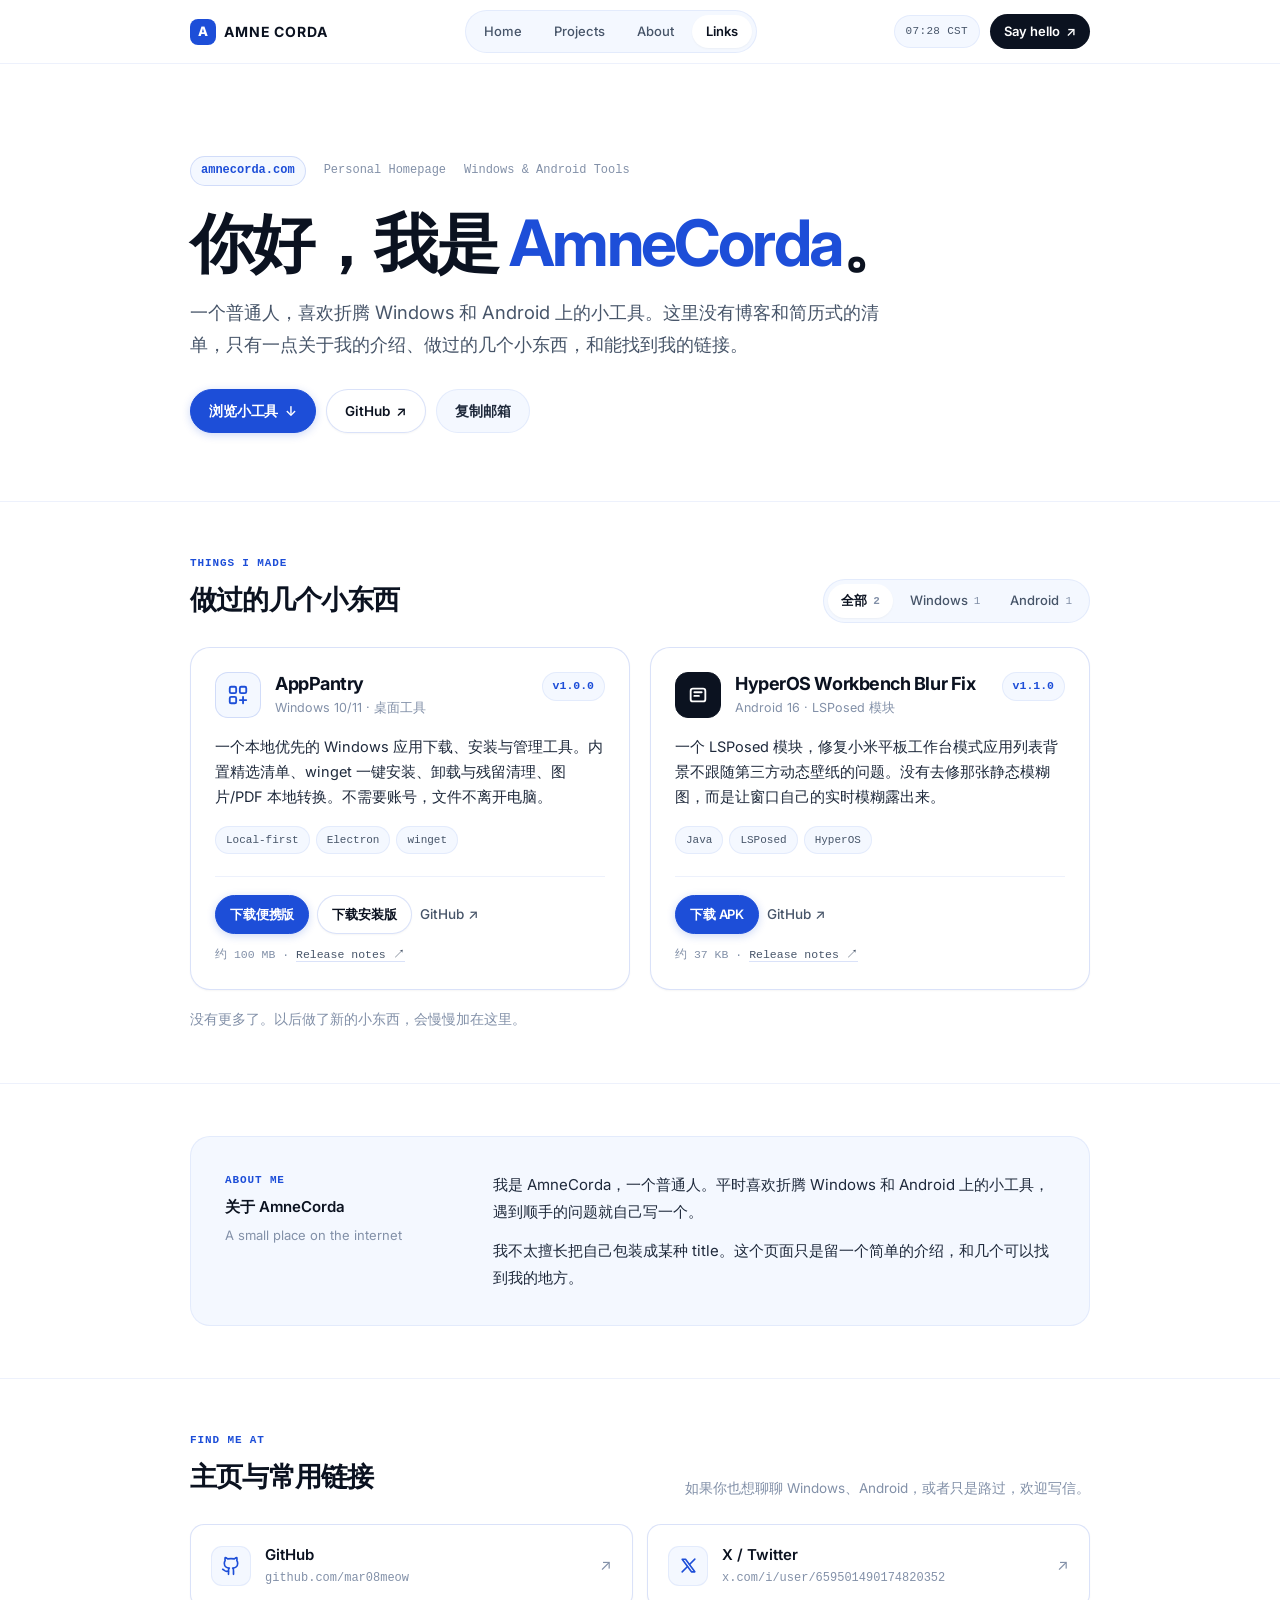
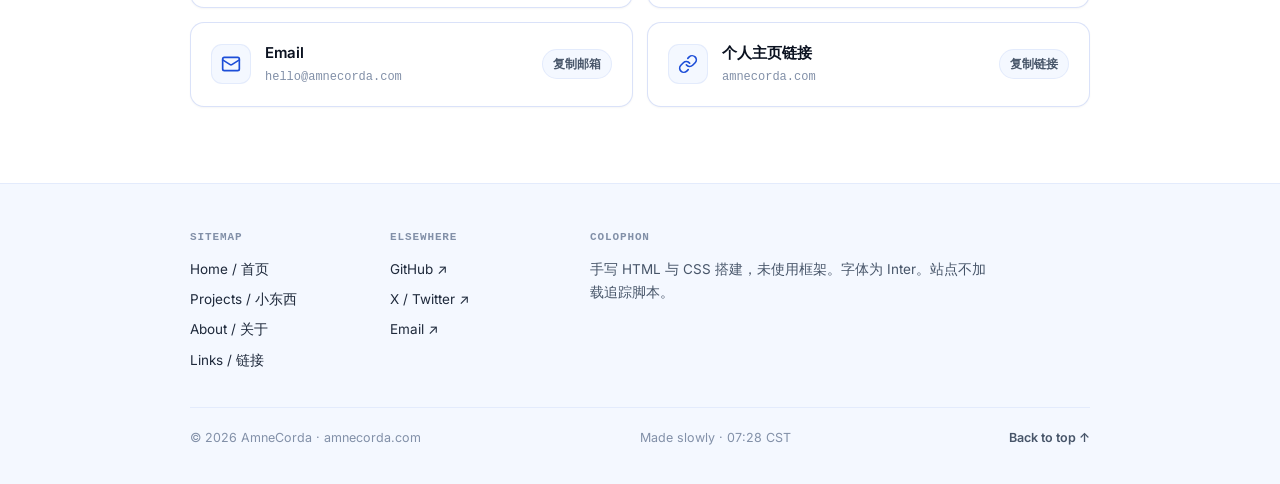
<file: index.html>
<!DOCTYPE html>
<html lang="zh-CN">
<head>
  <meta charset="UTF-8">
  <meta name="viewport" content="width=device-width, initial-scale=1.0">
  <meta name="theme-color" content="#ffffff" media="(prefers-color-scheme: light)">
  <meta name="theme-color" content="#08111f" media="(prefers-color-scheme: dark)">
  <title>AMNE CORDA — 个人主页 · amnecorda.com</title>
  <meta name="description" content="AmneCorda 的个人主页（amnecorda.com）。一个普通人，喜欢折腾 Windows 和 Android 小工具。">
  <link rel="canonical" href="https://amnecorda.com/">
  <meta property="og:title" content="AMNE CORDA — 个人主页">
  <meta property="og:description" content="一个普通人，喜欢折腾 Windows 和 Android 小工具。">
  <meta property="og:type" content="website">
  <meta property="og:url" content="https://amnecorda.com/">
  <meta property="og:site_name" content="AMNE CORDA">
  <meta property="og:locale" content="zh_CN">
  <meta name="twitter:card" content="summary">
  <meta name="twitter:title" content="AMNE CORDA — 个人主页">
  <meta name="twitter:description" content="一个普通人，喜欢折腾 Windows 和 Android 小工具。">
  <link rel="icon" href="assets/favicon.svg" type="image/svg+xml">
  <link rel="preconnect" href="https://fonts.googleapis.com">
  <link rel="preconnect" href="https://fonts.gstatic.com" crossorigin>
  <link href="https://fonts.googleapis.com/css2?family=Inter:wght@400;500;600;700;800&display=swap" rel="stylesheet">
  <link rel="stylesheet" href="assets/css/main.css?v=mobbin1">
  <link rel="stylesheet" href="assets/css/theme.css?v=mobbin1">
  <link rel="stylesheet" href="assets/css/dark.css?v=mobbin1">
</head>
<body id="top">
  <a class="skip-link" href="#main">跳到正文</a>

  <header class="site-header">
    <div class="container nav">
      <a class="brand" href="index.html" aria-label="AMNE CORDA 首页">
        <span class="brand-mark" aria-hidden="true">A</span>
        <span>AMNE CORDA</span>
      </a>

      <nav class="nav-links" aria-label="主导航">
        <a href="#top" aria-current="page">Home</a>
        <a href="#projects">Projects</a>
        <a href="#about">About</a>
        <a href="#contact">Links</a>
      </nav>

      <div class="nav-right">
        <span class="nav-clock" data-clock>--:-- CST</span>
        <a class="nav-mail" href="mailto:hello@amnecorda.com">Say hello <span aria-hidden="true">↗</span></a>
        <button class="nav-toggle" type="button" aria-expanded="false" aria-controls="mobile-menu" aria-label="打开菜单">
          <span></span><span></span>
        </button>
      </div>
    </div>
  </header>

  <main id="main">
    <section class="hero container" aria-labelledby="hero-title">
      <div class="hero-meta-row">
        <span class="hero-domain">amnecorda.com</span>
        <span>Personal Homepage</span>
        <span>Windows &amp; Android Tools</span>
      </div>

      <h1 class="hero-title" id="hero-title">
        你好，我是 <em>AmneCorda</em>。
      </h1>

      <p class="hero-subtitle">
        一个普通人，喜欢折腾 Windows 和 Android 上的小工具。这里没有博客和简历式的清单，只有一点关于我的介绍、做过的几个小东西，和能找到我的链接。
      </p>

      <div class="hero-actions">
        <a class="button" href="#projects">浏览小工具 <span aria-hidden="true">↓</span></a>
        <a class="button button--secondary" href="https://github.com/mar08meow" target="_blank" rel="noopener noreferrer">GitHub <span aria-hidden="true">↗</span></a>
        <button class="button button--ghost" type="button" data-copy="hello@amnecorda.com">复制邮箱</button>
      </div>
    </section>

    <section class="section-block reveal" id="projects" aria-labelledby="projects-title">
      <div class="container">
        <div class="section-head">
          <div>
            <p class="section-kicker">Things I made</p>
            <h2 class="section-title" id="projects-title">做过的几个小东西</h2>
          </div>

          <div class="filter-bar" role="group" aria-label="按平台筛选项目">
            <button class="filter-btn is-active" type="button" data-filter="all" aria-pressed="true">
              全部 <span class="filter-count">2</span>
            </button>
            <button class="filter-btn" type="button" data-filter="windows" aria-pressed="false">
              Windows <span class="filter-count">1</span>
            </button>
            <button class="filter-btn" type="button" data-filter="android" aria-pressed="false">
              Android <span class="filter-count">1</span>
            </button>
          </div>
        </div>

        <div class="project-grid">
          <article class="project-card" id="appantry" data-platform="windows">
            <div>
              <div class="project-card-top">
                <div class="project-identity">
                  <div class="app-icon" aria-hidden="true">
                    <svg width="22" height="22" viewBox="0 0 24 24" fill="none" stroke="currentColor" stroke-width="2" stroke-linecap="round" stroke-linejoin="round">
                      <rect x="3" y="3" width="7" height="7" rx="1.5"/>
                      <rect x="14" y="3" width="7" height="7" rx="1.5"/>
                      <rect x="3" y="14" width="7" height="7" rx="1.5"/>
                      <path d="M14 17.5h7M17.5 14v7"/>
                    </svg>
                  </div>
                  <div>
                    <h3 class="project-title">AppPantry</h3>
                    <p class="project-platform">Windows 10/11 · 桌面工具</p>
                  </div>
                </div>
                <span class="version-pill" data-release-repo="mar08meow/AppPantry" data-release-version aria-live="polite">v1.0.0</span>
              </div>

              <p class="project-desc">
                一个本地优先的 Windows 应用下载、安装与管理工具。内置精选清单、winget 一键安装、卸载与残留清理、图片/PDF 本地转换。不需要账号，文件不离开电脑。
              </p>

              <ul class="project-tags">
                <li>Local-first</li>
                <li>Electron</li>
                <li>winget</li>
              </ul>
            </div>

            <div class="project-card-foot">
              <div class="project-actions">
                <a class="button" href="https://github.com/mar08meow/AppPantry/releases/download/v1.0.0/AppPantry-1.0.0-portable.exe" data-release-repo="mar08meow/AppPantry" data-release-download="portable" target="_blank" rel="noopener noreferrer">下载便携版</a>
                <a class="button button--secondary" href="https://github.com/mar08meow/AppPantry/releases/download/v1.0.0/AppPantry-1.0.0-setup.exe" data-release-repo="mar08meow/AppPantry" data-release-download="setup" target="_blank" rel="noopener noreferrer">下载安装版</a>
                <a class="text-link" href="https://github.com/mar08meow/AppPantry" target="_blank" rel="noopener noreferrer">GitHub ↗</a>
              </div>
              <p class="project-meta">
                约 100 MB · <a href="https://github.com/mar08meow/AppPantry/releases/tag/v1.0.0" data-release-repo="mar08meow/AppPantry" data-release-notes target="_blank" rel="noopener noreferrer">Release notes ↗</a>
              </p>
            </div>
          </article>

          <article class="project-card" id="hyperos-blur-fix" data-platform="android">
            <div>
              <div class="project-card-top">
                <div class="project-identity">
                  <div class="app-icon app-icon--dark" aria-hidden="true">
                    <svg width="22" height="22" viewBox="0 0 24 24" fill="none" stroke="currentColor" stroke-width="2" stroke-linecap="round" stroke-linejoin="round">
                      <rect x="4" y="5" width="16" height="14" rx="2.5"/>
                      <path d="M8 9h8M8 13h5"/>
                    </svg>
                  </div>
                  <div>
                    <h3 class="project-title">HyperOS Workbench Blur Fix</h3>
                    <p class="project-platform">Android 16 · LSPosed 模块</p>
                  </div>
                </div>
                <span class="version-pill" data-release-repo="mar08meow/HyperOS-Workbench-Blur-Fix" data-release-version aria-live="polite">v1.1.0</span>
              </div>

              <p class="project-desc">
                一个 LSPosed 模块，修复小米平板工作台模式应用列表背景不跟随第三方动态壁纸的问题。没有去修那张静态模糊图，而是让窗口自己的实时模糊露出来。
              </p>

              <ul class="project-tags">
                <li>Java</li>
                <li>LSPosed</li>
                <li>HyperOS</li>
              </ul>
            </div>

            <div class="project-card-foot">
              <div class="project-actions">
                <a class="button" href="https://github.com/mar08meow/HyperOS-Workbench-Blur-Fix/releases/download/v1.1.0/HyperOS-Workbench-Blur-Fix.apk" data-release-repo="mar08meow/HyperOS-Workbench-Blur-Fix" data-release-download="apk" target="_blank" rel="noopener noreferrer">下载 APK</a>
                <a class="text-link" href="https://github.com/mar08meow/HyperOS-Workbench-Blur-Fix" target="_blank" rel="noopener noreferrer">GitHub ↗</a>
              </div>
              <p class="project-meta">
                约 37 KB · <a href="https://github.com/mar08meow/HyperOS-Workbench-Blur-Fix/releases/tag/v1.1.0" data-release-repo="mar08meow/HyperOS-Workbench-Blur-Fix" data-release-notes target="_blank" rel="noopener noreferrer">Release notes ↗</a>
              </p>
            </div>
          </article>
        </div>

        <p class="section-note">没有更多了。以后做了新的小东西，会慢慢加在这里。</p>
      </div>
    </section>

    <section class="section-block reveal" id="about" aria-labelledby="about-title">
      <div class="container">
        <div class="about-card">
          <div>
            <p class="section-kicker">About me</p>
            <h2 class="about-card-label" id="about-title">关于 AmneCorda</h2>
            <p class="about-card-sub">A small place on the internet</p>
          </div>
          <div class="about-copy">
            <p>我是 AmneCorda，一个普通人。平时喜欢折腾 Windows 和 Android 上的小工具，遇到顺手的问题就自己写一个。</p>
            <p>我不太擅长把自己包装成某种 title。这个页面只是留一个简单的介绍，和几个可以找到我的地方。</p>
          </div>
        </div>
      </div>
    </section>

    <section class="section-block reveal" id="contact" aria-labelledby="contact-title">
      <div class="container">
        <div class="section-head">
          <div>
            <p class="section-kicker">Find me at</p>
            <h2 class="section-title" id="contact-title">主页与常用链接</h2>
          </div>
          <p class="section-note" style="margin: 0;">如果你也想聊聊 Windows、Android，或者只是路过，欢迎写信。</p>
        </div>

        <div class="link-grid">
          <a class="link-card" href="https://github.com/mar08meow" target="_blank" rel="noopener noreferrer">
            <div class="link-card-main">
              <span class="link-icon" aria-hidden="true">
                <svg width="20" height="20" viewBox="0 0 24 24" fill="none" stroke="currentColor" stroke-width="2" stroke-linecap="round" stroke-linejoin="round">
                  <path d="M15 22v-4a4.8 4.8 0 0 0-1-3.5c3 0 6-2 6-5.5.08-1.25-.27-2.48-1-3.5.28-1.15.28-2.35 0-3.5 0 0-1 0-3 1.5-2.64-.5-5.36-.5-8 0C6 2 5 2 5 2c-.3 1.15-.3 2.35 0 3.5A5.403 5.403 0 0 0 4 9c0 3.5 3 5.5 6 5.5-.39.49-.68 1.05-.85 1.65-.17.6-.22 1.23-.15 1.85v4"/>
                  <path d="M9 18c-4.51 2-5-2-7-2"/>
                </svg>
              </span>
              <div class="link-info">
                <p class="link-title">GitHub</p>
                <p class="link-handle">github.com/mar08meow</p>
              </div>
            </div>
            <span class="link-arrow" aria-hidden="true">↗</span>
          </a>

          <a class="link-card" href="https://x.com/i/user/659501490174820352" target="_blank" rel="noopener noreferrer">
            <div class="link-card-main">
              <span class="link-icon" aria-hidden="true">
                <svg width="19" height="19" viewBox="0 0 24 24" fill="none" stroke="currentColor" stroke-width="2" stroke-linecap="round" stroke-linejoin="round">
                  <path d="M4 4l11.733 16h4.267l-11.733 -16z"/>
                  <path d="M4 20l6.768 -6.768m2.46 -2.46l6.772 -6.772"/>
                </svg>
              </span>
              <div class="link-info">
                <p class="link-title">X / Twitter</p>
                <p class="link-handle">x.com/i/user/659501490174820352</p>
              </div>
            </div>
            <span class="link-arrow" aria-hidden="true">↗</span>
          </a>

          <button class="link-card link-card--button" type="button" data-copy="hello@amnecorda.com">
            <div class="link-card-main">
              <span class="link-icon" aria-hidden="true">
                <svg width="20" height="20" viewBox="0 0 24 24" fill="none" stroke="currentColor" stroke-width="2" stroke-linecap="round" stroke-linejoin="round">
                  <rect width="20" height="16" x="2" y="4" rx="2"/>
                  <path d="m22 7-8.97 5.7a1.94 1.94 0 0 1-2.06 0L2 7"/>
                </svg>
              </span>
              <div class="link-info">
                <p class="link-title">Email</p>
                <p class="link-handle">hello@amnecorda.com</p>
              </div>
            </div>
            <span class="link-badge" data-copy-label>复制邮箱</span>
          </button>

          <button class="link-card link-card--button" type="button" data-copy="https://amnecorda.com">
            <div class="link-card-main">
              <span class="link-icon" aria-hidden="true">
                <svg width="20" height="20" viewBox="0 0 24 24" fill="none" stroke="currentColor" stroke-width="2" stroke-linecap="round" stroke-linejoin="round">
                  <path d="M10 13a5 5 0 0 0 7.54.54l3-3a5 5 0 0 0-7.07-7.07l-1.72 1.71"/>
                  <path d="M14 11a5 5 0 0 0-7.54-.54l-3 3a5 5 0 0 0 7.07 7.07l1.71-1.71"/>
                </svg>
              </span>
              <div class="link-info">
                <p class="link-title">个人主页链接</p>
                <p class="link-handle">amnecorda.com</p>
              </div>
            </div>
            <span class="link-badge" data-copy-label>复制链接</span>
          </button>
        </div>
      </div>
    </section>
  </main>

  <footer class="site-footer">
    <div class="container">
      <div class="footer-top">
        <div>
          <p class="footer-label">Sitemap</p>
          <nav class="footer-nav" aria-label="页脚导航">
            <a href="#top">Home / 首页</a>
            <a href="#projects">Projects / 小东西</a>
            <a href="#about">About / 关于</a>
            <a href="#contact">Links / 链接</a>
          </nav>
        </div>
        <div>
          <p class="footer-label">Elsewhere</p>
          <nav class="footer-nav" aria-label="社交链接">
            <a href="https://github.com/mar08meow" target="_blank" rel="noopener noreferrer">GitHub ↗</a>
            <a href="https://x.com/i/user/659501490174820352" target="_blank" rel="noopener noreferrer">X / Twitter ↗</a>
            <a href="mailto:hello@amnecorda.com">Email ↗</a>
          </nav>
        </div>
        <div class="footer-col--note">
          <p class="footer-label">Colophon</p>
          <p>手写 HTML 与 CSS 搭建，未使用框架。字体为 Inter。站点不加载追踪脚本。</p>
        </div>
      </div>
      <div class="footer-bottom">
        <span>© <span data-year>2026</span> AmneCorda · amnecorda.com</span>
        <span>Made slowly · <span data-clock>--:-- CST</span></span>
        <a href="#top" class="back-top">Back to top ↑</a>
      </div>
    </div>
  </footer>

  <div class="mobile-menu" id="mobile-menu" aria-hidden="true">
    <div class="mobile-menu-top">
      <a class="brand" href="index.html">
        <span class="brand-mark" aria-hidden="true">A</span>
        <span>AMNE CORDA</span>
      </a>
      <button class="menu-close" type="button" aria-label="关闭菜单"><span></span><span></span></button>
    </div>
    <nav class="mobile-nav" aria-label="移动端导航">
      <a href="#top"><span>01</span>首页 / Home</a>
      <a href="#projects"><span>02</span>小东西 / Projects</a>
      <a href="#about"><span>03</span>关于 / About</a>
      <a href="#contact"><span>04</span>链接 / Links</a>
    </nav>
    <div class="mobile-menu-foot">
      <a href="mailto:hello@amnecorda.com">hello@amnecorda.com</a>
      <span>amnecorda.com</span>
    </div>
  </div>

  <script src="assets/js/releases.js?v=3"></script>
  <script src="assets/js/main.js?v=mobbin1"></script>
</body>
</html>
</file>
<file: assets/css/main.css>
/* ==========================================================================
   AMNE CORDA — Mobbin-inspired Personal Homepage & Link Hub
   Clean product showcase · crisp typography · subtle depth · zero frameworks
   ========================================================================== */

:root {
  --paper: #ffffff;
  --paper-2: #f4f8ff;
  --paper-3: #e8f0ff;
  --ink: #0b1220;
  --ink-2: #1e293b;
  --ink-soft: #475569;
  --muted: #8290a8;
  --line: rgba(29, 78, 216, 0.16);
  --line-soft: rgba(29, 78, 216, 0.09);

  --accent: #1d4ed8;
  --accent-deep: #1e3a8a;
  --accent-soft: #93c5fd;

  --display: "Inter", -apple-system, BlinkMacSystemFont, "Segoe UI", "PingFang SC", "Microsoft YaHei", sans-serif;
  --reading: "Inter", -apple-system, BlinkMacSystemFont, "Segoe UI", "PingFang SC", "Microsoft YaHei", sans-serif;
  --sans: "Inter", -apple-system, BlinkMacSystemFont, "Segoe UI", "PingFang SC", "Microsoft YaHei", sans-serif;
  --mono: "SFMono-Regular", "Cascadia Mono", ui-monospace, Consolas, "Liberation Mono", monospace;

  --base-size: 16px;
  --reading-size: 16.5px;
  --display-weight: 700;
  --heading-weight: 600;
  --body-weight: 400;

  --ease: cubic-bezier(0.22, 1, 0.36, 1);
  --gutter: clamp(20px, 4vw, 40px);
  --max: 980px;
  --nav-h: 64px;

  --radius-sm: 10px;
  --radius-md: 14px;
  --radius-lg: 20px;
  --radius-pill: 999px;

  --shadow-xs: 0 1px 2px rgba(11, 18, 32, 0.04);
  --shadow-sm: 0 4px 14px rgba(11, 18, 32, 0.05), 0 1px 3px rgba(11, 18, 32, 0.04);
  --shadow-md: 0 12px 32px rgba(29, 78, 216, 0.08), 0 2px 6px rgba(11, 18, 32, 0.04);
}

/* --- Reset ---------------------------------------------------------------- */

*,
*::before,
*::after {
  box-sizing: border-box;
}

html {
  -webkit-text-size-adjust: 100%;
  scroll-behavior: smooth;
}

html:focus-within {
  scroll-padding-top: calc(var(--nav-h) + 28px);
}

body {
  margin: 0;
  background: var(--paper);
  color: var(--ink);
  font-family: var(--sans);
  font-size: var(--base-size);
  font-weight: var(--body-weight);
  line-height: 1.65;
  -webkit-font-smoothing: antialiased;
  -moz-osx-font-smoothing: grayscale;
  text-rendering: optimizeLegibility;
  overflow-x: hidden;
}

body.menu-open {
  overflow: hidden;
}

img,
svg {
  max-width: 100%;
  display: block;
}

a {
  color: inherit;
  text-decoration: none;
}

button,
input {
  font: inherit;
  color: inherit;
}

button {
  cursor: pointer;
}

::selection {
  background: var(--accent);
  color: var(--paper);
}

:focus-visible {
  outline: 2px solid var(--accent);
  outline-offset: 3px;
  border-radius: 6px;
}

[hidden] {
  display: none !important;
}

/* --- Container & Skip Link ------------------------------------------------ */

.container {
  width: 100%;
  max-width: var(--max);
  margin-inline: auto;
  padding-inline: var(--gutter);
}

.skip-link {
  position: absolute;
  top: -100px;
  left: 16px;
  z-index: 400;
  padding: 10px 16px;
  border-radius: var(--radius-pill);
  background: var(--accent);
  color: var(--paper);
  font-size: 13px;
  font-weight: 600;
}

.skip-link:focus {
  top: 12px;
}

/* --- Top Navigation (Mobbin-style frosted bar) ---------------------------- */

.site-header {
  position: sticky;
  top: 0;
  z-index: 80;
  height: var(--nav-h);
  background: rgba(255, 255, 255, 0.82);
  backdrop-filter: blur(16px) saturate(180%);
  -webkit-backdrop-filter: blur(16px) saturate(180%);
  border-bottom: 1px solid var(--line-soft);
  transition: border-color 0.25s var(--ease), box-shadow 0.25s var(--ease);
}

.site-header.is-scrolled {
  border-bottom-color: var(--line);
  box-shadow: var(--shadow-xs);
}

.site-header .nav {
  display: flex;
  align-items: center;
  justify-content: space-between;
  gap: 16px;
  height: 100%;
}

.brand {
  display: inline-flex;
  align-items: center;
  gap: 8px;
  font-family: var(--display);
  font-size: 14px;
  font-weight: 700;
  letter-spacing: 0.06em;
  text-transform: uppercase;
  color: var(--ink);
  white-space: nowrap;
}

.brand-mark {
  display: inline-grid;
  place-items: center;
  width: 26px;
  height: 26px;
  border-radius: 8px;
  background: var(--accent);
  color: #ffffff;
  font-size: 13px;
  font-weight: 800;
  letter-spacing: 0;
  transition: transform 0.3s var(--ease);
}

.brand:hover .brand-mark {
  transform: scale(1.06) rotate(-3deg);
}

.brand-dot {
  display: inline-block;
  width: 5px;
  height: 5px;
  border-radius: 50%;
  background: var(--accent);
}

.nav-links {
  display: inline-flex;
  align-items: center;
  gap: 4px;
  padding: 4px;
  border-radius: var(--radius-pill);
  background: var(--paper-2);
  border: 1px solid var(--line-soft);
}

.nav-links a {
  padding: 6px 14px;
  border-radius: var(--radius-pill);
  font-size: 13px;
  font-weight: 500;
  color: var(--ink-soft);
  transition: color 0.2s ease, background-color 0.2s ease, box-shadow 0.2s ease;
}

.nav-links a:hover {
  color: var(--ink);
}

.nav-links a[aria-current="page"] {
  background: var(--paper);
  color: var(--ink);
  font-weight: 600;
  box-shadow: var(--shadow-xs);
}

.nav-right {
  display: flex;
  align-items: center;
  gap: 10px;
}

.nav-clock {
  display: inline-flex;
  align-items: center;
  gap: 6px;
  padding: 6px 11px;
  border-radius: var(--radius-pill);
  background: var(--paper-2);
  border: 1px solid var(--line-soft);
  font-family: var(--mono);
  font-size: 11px;
  font-weight: 500;
  letter-spacing: 0.03em;
  color: var(--ink-soft);
  white-space: nowrap;
}

.nav-mail {
  display: inline-flex;
  align-items: center;
  gap: 6px;
  padding: 7px 14px;
  border-radius: var(--radius-pill);
  background: var(--ink);
  color: var(--paper);
  font-size: 13px;
  font-weight: 600;
  white-space: nowrap;
  transition: transform 0.2s var(--ease), background-color 0.2s ease;
}

.nav-mail:hover {
  background: var(--accent);
  transform: translateY(-1px);
}

.nav-toggle {
  display: none;
  flex-direction: column;
  justify-content: center;
  align-items: center;
  gap: 5px;
  width: 38px;
  height: 38px;
  padding: 0;
  border: 1px solid var(--line);
  border-radius: var(--radius-sm);
  background: var(--paper);
}

.nav-toggle span {
  display: block;
  width: 16px;
  height: 1.5px;
  background: var(--ink);
  border-radius: 2px;
}

/* --- Mobile Menu ---------------------------------------------------------- */

.mobile-menu {
  position: fixed;
  inset: 0;
  z-index: 200;
  display: flex;
  flex-direction: column;
  justify-content: space-between;
  padding: 20px var(--gutter) 32px;
  background: var(--paper);
  opacity: 0;
  visibility: hidden;
  transform: translateY(-8px);
  transition: opacity 0.25s var(--ease), transform 0.25s var(--ease), visibility 0.25s;
}

.mobile-menu.is-open {
  opacity: 1;
  visibility: visible;
  transform: translateY(0);
}

.mobile-menu-top {
  display: flex;
  align-items: center;
  justify-content: space-between;
  padding-bottom: 16px;
  border-bottom: 1px solid var(--line-soft);
}

.menu-close {
  position: relative;
  width: 38px;
  height: 38px;
  padding: 0;
  border: 1px solid var(--line);
  border-radius: var(--radius-sm);
  background: var(--paper-2);
}

.menu-close span {
  position: absolute;
  top: 50%;
  left: 50%;
  width: 16px;
  height: 1.5px;
  background: var(--ink);
  border-radius: 2px;
}

.menu-close span:first-child {
  transform: translate(-50%, -50%) rotate(45deg);
}

.menu-close span:last-child {
  transform: translate(-50%, -50%) rotate(-45deg);
}

.mobile-nav {
  display: flex;
  flex-direction: column;
  gap: 6px;
  margin-block: auto;
}

.mobile-nav a {
  display: flex;
  align-items: center;
  gap: 14px;
  padding: 16px 14px;
  border-radius: var(--radius-md);
  font-size: 20px;
  font-weight: 600;
  letter-spacing: -0.02em;
  color: var(--ink);
  transition: background-color 0.2s ease;
}

.mobile-nav a:hover {
  background: var(--paper-2);
}

.mobile-nav a span {
  font-family: var(--mono);
  font-size: 12px;
  font-weight: 500;
  color: var(--accent);
}

.mobile-menu-foot {
  padding-top: 18px;
  border-top: 1px solid var(--line-soft);
  display: flex;
  align-items: center;
  justify-content: space-between;
  font-size: 13px;
  color: var(--muted);
}

.mobile-menu-foot a {
  color: var(--ink);
  font-weight: 500;
}

/* --- Hero Section --------------------------------------------------------- */

.hero {
  padding-top: clamp(48px, 8vw, 92px);
  padding-bottom: clamp(40px, 6vw, 68px);
}

.hero-meta-row {
  display: flex;
  flex-wrap: wrap;
  align-items: center;
  gap: 10px 18px;
  margin-bottom: 22px;
  font-family: var(--mono);
  font-size: 12px;
  color: var(--muted);
}

.hero-domain {
  display: inline-flex;
  align-items: center;
  gap: 6px;
  padding: 4px 10px;
  border-radius: var(--radius-pill);
  background: var(--paper-2);
  border: 1px solid var(--line);
  color: var(--accent);
  font-weight: 600;
}

.hero-title {
  margin: 0;
  font-family: var(--display);
  font-size: clamp(2.4rem, 5.6vw, 4rem);
  font-weight: var(--display-weight);
  line-height: 1.1;
  letter-spacing: -0.04em;
  color: var(--ink);
}

.hero-title em {
  font-style: normal;
  color: var(--accent);
}

.hero-subtitle {
  margin: 18px 0 0;
  max-width: 58ch;
  font-size: clamp(1rem, 1.5vw, 1.15rem);
  line-height: 1.75;
  color: var(--ink-soft);
}

.hero-actions {
  display: flex;
  flex-wrap: wrap;
  align-items: center;
  gap: 10px;
  margin-top: 28px;
}

/* --- Buttons (Mobbin-style crisp pills) ----------------------------------- */

.button {
  display: inline-flex;
  align-items: center;
  justify-content: center;
  gap: 7px;
  padding: 10px 18px;
  border: 1px solid var(--accent);
  border-radius: var(--radius-pill);
  background: var(--accent);
  color: #ffffff;
  font-size: 13.5px;
  font-weight: 600;
  letter-spacing: -0.01em;
  white-space: nowrap;
  box-shadow: 0 2px 8px rgba(29, 78, 216, 0.22);
  transition: transform 0.2s var(--ease), background-color 0.2s ease, border-color 0.2s ease, box-shadow 0.2s ease;
}

.button:hover {
  background: var(--accent-deep);
  border-color: var(--accent-deep);
  transform: translateY(-1px);
  box-shadow: 0 6px 16px rgba(29, 78, 216, 0.26);
}

.button--secondary {
  border-color: var(--line);
  background: var(--paper);
  color: var(--ink);
  box-shadow: var(--shadow-xs);
}

.button--secondary:hover {
  border-color: var(--accent);
  background: var(--paper-2);
  color: var(--accent);
  box-shadow: var(--shadow-sm);
}

.button--ghost {
  border-color: var(--line-soft);
  background: var(--paper-2);
  color: var(--ink-2);
  box-shadow: none;
}

.button--ghost:hover {
  border-color: var(--line);
  background: var(--paper-3);
  color: var(--ink);
  box-shadow: none;
}

.button.is-copied {
  border-color: #059669;
  background: #ecfdf5;
  color: #047857;
}

.text-link {
  display: inline-flex;
  align-items: center;
  gap: 4px;
  font-size: 13.5px;
  font-weight: 500;
  color: var(--ink-soft);
  transition: color 0.2s ease;
}

.text-link:hover {
  color: var(--accent);
}

/* --- Sections ------------------------------------------------------------- */

.section-block {
  padding-block: clamp(32px, 5vw, 52px);
  border-top: 1px solid var(--line-soft);
}

.section-head {
  display: flex;
  flex-wrap: wrap;
  align-items: flex-end;
  justify-content: space-between;
  gap: 16px;
  margin-bottom: 24px;
}

.section-kicker {
  margin: 0 0 6px;
  font-family: var(--mono);
  font-size: 11px;
  font-weight: 600;
  letter-spacing: 0.08em;
  text-transform: uppercase;
  color: var(--accent);
}

.section-title {
  margin: 0;
  font-family: var(--display);
  font-size: clamp(1.35rem, 2.4vw, 1.7rem);
  font-weight: var(--heading-weight);
  letter-spacing: -0.03em;
  color: var(--ink);
}

/* --- Mobbin-style Segmented Filter ---------------------------------------- */

.filter-bar {
  display: inline-flex;
  align-items: center;
  gap: 4px;
  padding: 4px;
  border-radius: var(--radius-pill);
  background: var(--paper-2);
  border: 1px solid var(--line-soft);
}

.filter-btn {
  display: inline-flex;
  align-items: center;
  gap: 6px;
  padding: 6px 13px;
  border: 0;
  border-radius: var(--radius-pill);
  background: transparent;
  font-size: 13px;
  font-weight: 500;
  color: var(--ink-soft);
  transition: color 0.2s ease, background-color 0.2s ease, box-shadow 0.2s ease;
}

.filter-btn:hover {
  color: var(--ink);
}

.filter-btn.is-active {
  background: var(--paper);
  color: var(--ink);
  font-weight: 600;
  box-shadow: var(--shadow-xs);
}

.filter-count {
  font-family: var(--mono);
  font-size: 11px;
  color: var(--muted);
}

/* --- Project Showcase Grid (Mobbin-style App Cards) ----------------------- */

.project-grid {
  display: grid;
  grid-template-columns: repeat(2, minmax(0, 1fr));
  gap: 20px;
}

.project-card {
  display: flex;
  flex-direction: column;
  justify-content: space-between;
  padding: 24px;
  border-radius: var(--radius-lg);
  background: var(--paper);
  border: 1px solid var(--line);
  box-shadow: var(--shadow-xs);
  transition: transform 0.28s var(--ease), border-color 0.28s ease, box-shadow 0.28s var(--ease);
}

.project-card:hover {
  transform: translateY(-3px);
  border-color: var(--accent-soft);
  box-shadow: var(--shadow-md);
}

.project-card-top {
  display: flex;
  align-items: flex-start;
  justify-content: space-between;
  gap: 14px;
}

.project-identity {
  display: flex;
  align-items: center;
  gap: 14px;
}

.app-icon {
  flex: none;
  display: grid;
  place-items: center;
  width: 46px;
  height: 46px;
  border-radius: 13px;
  background: var(--paper-2);
  border: 1px solid var(--line);
  color: var(--accent);
}

.app-icon--dark {
  background: var(--ink);
  border-color: var(--ink);
  color: #ffffff;
}

.project-title {
  margin: 0;
  font-size: 18px;
  font-weight: 700;
  line-height: 1.3;
  letter-spacing: -0.025em;
  color: var(--ink);
}

.project-platform {
  margin: 3px 0 0;
  font-size: 12.5px;
  color: var(--muted);
}

.version-pill {
  flex: none;
  display: inline-flex;
  align-items: center;
  padding: 4px 10px;
  border-radius: var(--radius-pill);
  background: var(--paper-2);
  border: 1px solid var(--line-soft);
  font-family: var(--mono);
  font-size: 11.5px;
  font-weight: 600;
  color: var(--accent);
  white-space: nowrap;
}

.project-desc {
  margin: 16px 0 0;
  font-size: 14.5px;
  line-height: 1.72;
  color: var(--ink-2);
}

.project-tags {
  display: flex;
  flex-wrap: wrap;
  gap: 6px;
  margin: 16px 0 0;
  padding: 0;
  list-style: none;
}

.project-tags li {
  padding: 4px 10px;
  border-radius: var(--radius-pill);
  background: var(--paper-2);
  border: 1px solid var(--line-soft);
  font-family: var(--mono);
  font-size: 11px;
  font-weight: 500;
  color: var(--ink-soft);
}

.project-card-foot {
  margin-top: 22px;
  padding-top: 18px;
  border-top: 1px solid var(--line-soft);
}

.project-actions {
  display: flex;
  flex-wrap: wrap;
  align-items: center;
  gap: 8px;
}

.project-actions .button {
  padding: 8px 14px;
  font-size: 13px;
}

.project-meta {
  margin: 12px 0 0;
  font-family: var(--mono);
  font-size: 11.5px;
  color: var(--muted);
}

.project-meta a {
  color: var(--ink-soft);
  border-bottom: 1px solid var(--line);
  transition: color 0.2s ease, border-color 0.2s ease;
}

.project-meta a:hover {
  color: var(--accent);
  border-color: var(--accent);
}

.section-note {
  margin: 18px 0 0;
  font-size: 13.5px;
  color: var(--muted);
}

/* --- About Strip ---------------------------------------------------------- */

.about-card {
  display: grid;
  grid-template-columns: 220px minmax(0, 1fr);
  gap: clamp(20px, 4vw, 48px);
  padding: clamp(24px, 3.5vw, 34px);
  border-radius: var(--radius-lg);
  background: var(--paper-2);
  border: 1px solid var(--line-soft);
}

.about-card-label {
  margin: 0;
  font-size: 15px;
  font-weight: 600;
  color: var(--ink);
}

.about-card-sub {
  margin: 6px 0 0;
  font-size: 13px;
  color: var(--muted);
}

.about-copy p {
  margin: 0;
  font-size: 15px;
  line-height: 1.8;
  color: var(--ink-2);
}

.about-copy p + p {
  margin-top: 12px;
}

/* --- Link Hub Grid (Optimized Homepage Links) ----------------------------- */

.link-grid {
  display: grid;
  grid-template-columns: repeat(2, minmax(0, 1fr));
  gap: 14px;
}

.link-card {
  display: flex;
  align-items: center;
  justify-content: space-between;
  gap: 14px;
  padding: 18px 20px;
  border-radius: var(--radius-md);
  background: var(--paper);
  border: 1px solid var(--line);
  box-shadow: var(--shadow-xs);
  transition: transform 0.22s var(--ease), border-color 0.22s ease, box-shadow 0.22s ease;
}

.link-card:hover {
  transform: translateY(-2px);
  border-color: var(--accent);
  box-shadow: var(--shadow-sm);
}

.link-card-main {
  display: flex;
  align-items: center;
  gap: 14px;
  min-width: 0;
}

.link-icon {
  flex: none;
  display: grid;
  place-items: center;
  width: 40px;
  height: 40px;
  border-radius: 11px;
  background: var(--paper-2);
  border: 1px solid var(--line-soft);
  color: var(--accent);
}

.link-info {
  min-width: 0;
}

.link-title {
  margin: 0;
  font-size: 15px;
  font-weight: 600;
  color: var(--ink);
}

.link-handle {
  margin: 2px 0 0;
  font-family: var(--mono);
  font-size: 12px;
  color: var(--muted);
  overflow: hidden;
  text-overflow: ellipsis;
  white-space: nowrap;
}

.link-arrow {
  flex: none;
  font-size: 15px;
  color: var(--muted);
  transition: transform 0.2s var(--ease), color 0.2s ease;
}

.link-card:hover .link-arrow {
  color: var(--accent);
  transform: translate(2px, -2px);
}

.link-card--button {
  width: 100%;
  text-align: left;
}

.link-badge {
  flex: none;
  padding: 4px 10px;
  border-radius: var(--radius-pill);
  background: var(--paper-2);
  border: 1px solid var(--line-soft);
  font-size: 12px;
  font-weight: 600;
  color: var(--ink-soft);
  transition: background-color 0.2s ease, color 0.2s ease, border-color 0.2s ease;
}

.link-card--button:hover .link-badge {
  border-color: var(--accent);
  color: var(--accent);
}

.link-card--button.is-copied .link-badge {
  background: #ecfdf5;
  border-color: #059669;
  color: #047857;
}

/* --- 404 Page ------------------------------------------------------------- */

.error-hero {
  padding-block: clamp(56px, 10vw, 110px);
}

.error-code {
  margin: 0 0 12px;
  font-family: var(--mono);
  font-size: 13px;
  font-weight: 600;
  color: var(--accent);
}

.error-title {
  margin: 0;
  font-family: var(--display);
  font-size: clamp(2.2rem, 5vw, 3.4rem);
  font-weight: var(--display-weight);
  line-height: 1.12;
  letter-spacing: -0.04em;
}

.error-desc {
  margin: 16px 0 0;
  max-width: 48ch;
  font-size: 15.5px;
  color: var(--ink-soft);
}

/* --- Footer --------------------------------------------------------------- */

.site-footer {
  margin-top: 24px;
  padding-block: 44px 36px;
  border-top: 1px solid var(--line-soft);
  background: var(--paper-2);
}

.footer-top {
  display: grid;
  grid-template-columns: repeat(2, minmax(120px, 160px)) minmax(0, 1fr);
  gap: 28px 40px;
}

.footer-label {
  margin: 0 0 12px;
  font-family: var(--mono);
  font-size: 11px;
  font-weight: 600;
  letter-spacing: 0.08em;
  text-transform: uppercase;
  color: var(--muted);
}

.footer-nav {
  display: flex;
  flex-direction: column;
  gap: 8px;
}

.footer-nav a {
  font-size: 13.5px;
  color: var(--ink-2);
  transition: color 0.2s ease;
}

.footer-nav a:hover {
  color: var(--accent);
}

.footer-col--note p:last-child {
  margin: 0;
  max-width: 44ch;
  font-size: 13.5px;
  line-height: 1.7;
  color: var(--ink-soft);
}

.footer-bottom {
  display: flex;
  flex-wrap: wrap;
  align-items: center;
  justify-content: space-between;
  gap: 12px 24px;
  margin-top: 36px;
  padding-top: 20px;
  border-top: 1px solid var(--line-soft);
  font-size: 12.5px;
  color: var(--muted);
}

.back-top {
  font-weight: 600;
  color: var(--ink-soft);
  transition: color 0.2s ease;
}

.back-top:hover {
  color: var(--accent);
}

/* --- Scroll Reveal -------------------------------------------------------- */

.js .reveal {
  opacity: 0;
  transform: translateY(14px);
  transition: opacity 0.6s var(--ease), transform 0.6s var(--ease);
}

.js .reveal.is-in {
  opacity: 1;
  transform: translateY(0);
}

/* --- Responsive ----------------------------------------------------------- */

@media (max-width: 820px) {
  .project-grid,
  .link-grid,
  .about-card {
    grid-template-columns: 1fr;
  }

  .footer-top {
    grid-template-columns: 1fr 1fr;
  }

  .footer-col--note {
    grid-column: 1 / -1;
  }
}

@media (max-width: 680px) {
  .nav-links,
  .nav-clock,
  .nav-mail {
    display: none;
  }

  .nav-toggle {
    display: inline-flex;
  }

  .project-card {
    padding: 20px;
  }

  .project-card-top {
    flex-direction: column;
    gap: 10px;
  }
}

@media (prefers-reduced-motion: reduce) {
  html {
    scroll-behavior: auto;
  }

  *,
  *::before,
  *::after {
    animation-duration: 0.001ms !important;
    animation-iteration-count: 1 !important;
    transition-duration: 0.001ms !important;
  }

  .js .reveal {
    opacity: 1;
    transform: none;
  }
}
</file>
<file: assets/css/theme.css>
/* AMNE CORDA — editable theme. Generated by /admin → 外观. */

:root {
  --paper: #ffffff;
  --paper-2: #f4f8ff;
  --paper-3: #e8f0ff;
  --ink: #0b1220;
  --ink-2: #1e293b;
  --ink-soft: #475569;
  --muted: #8290a8;
  --line: rgba(29, 78, 216, 0.16);
  --line-soft: rgba(29, 78, 216, 0.08);
  --accent: #1d4ed8;
  --accent-deep: #1e3a8a;
  --accent-soft: #93c5fd;
  --sans: "Inter", -apple-system, BlinkMacSystemFont, "Segoe UI", "PingFang SC", "Microsoft YaHei", sans-serif;
  --display: "Inter", -apple-system, BlinkMacSystemFont, "Segoe UI", "PingFang SC", "Microsoft YaHei", sans-serif;
  --reading: "Inter", -apple-system, BlinkMacSystemFont, "Segoe UI", "PingFang SC", "Microsoft YaHei", sans-serif;
  --base-size: 16px;
  --reading-size: 16.5px;
  --display-weight: 700;
  --heading-weight: 600;
  --body-weight: 400;
}
</file>
<file: assets/css/dark.css>
/* AMNE CORDA — automatic night mode.
   Follows the device/browser prefers-color-scheme setting.
   Loaded after theme.css; only overrides colors, not fonts or sizes. */

html {
  color-scheme: light;
}

@media (prefers-color-scheme: dark) {
  html {
    color-scheme: dark;
  }

  :root {
    --paper: #08111f;
    --paper-2: #0e1a2e;
    --paper-3: #14233d;
    --ink: #e8f0ff;
    --ink-2: #cbd8f0;
    --ink-soft: #9bb0d1;
    --muted: #7688a6;
    --line: rgba(147, 197, 253, 0.2);
    --line-soft: rgba(147, 197, 253, 0.11);
    --accent: #60a5fa;
    --accent-deep: #93c5fd;
    --accent-soft: #3b82f6;
    --shadow-xs: 0 1px 2px rgba(0, 0, 0, 0.25);
    --shadow-sm: 0 4px 14px rgba(0, 0, 0, 0.32);
    --shadow-md: 0 14px 36px rgba(0, 0, 0, 0.45);
  }

  .site-header {
    background: rgba(8, 17, 31, 0.82);
  }

  .brand-mark {
    background: var(--accent);
    color: #08111f;
  }

  .nav-mail {
    background: var(--ink);
    color: #08111f;
  }

  .nav-mail:hover {
    background: var(--accent);
    color: #08111f;
  }

  .button {
    color: #08111f;
    box-shadow: 0 2px 10px rgba(96, 165, 250, 0.22);
  }

  .button:hover {
    color: #08111f;
    box-shadow: 0 6px 18px rgba(96, 165, 250, 0.3);
  }

  .button--secondary {
    background: var(--paper-2);
    color: var(--ink);
  }

  .button--secondary:hover {
    background: var(--paper-3);
    color: var(--accent-deep);
  }

  .button--ghost {
    color: var(--ink-2);
  }

  .button.is-copied,
  .link-card--button.is-copied .link-badge {
    background: rgba(16, 185, 129, 0.16);
    border-color: rgba(52, 211, 153, 0.45);
    color: #6ee7b7;
  }

  .app-icon--dark {
    background: var(--paper-3);
    border-color: var(--line);
    color: var(--accent-deep);
  }

  .mobile-menu {
    background: var(--paper);
    color: var(--ink);
  }
}
</file>
